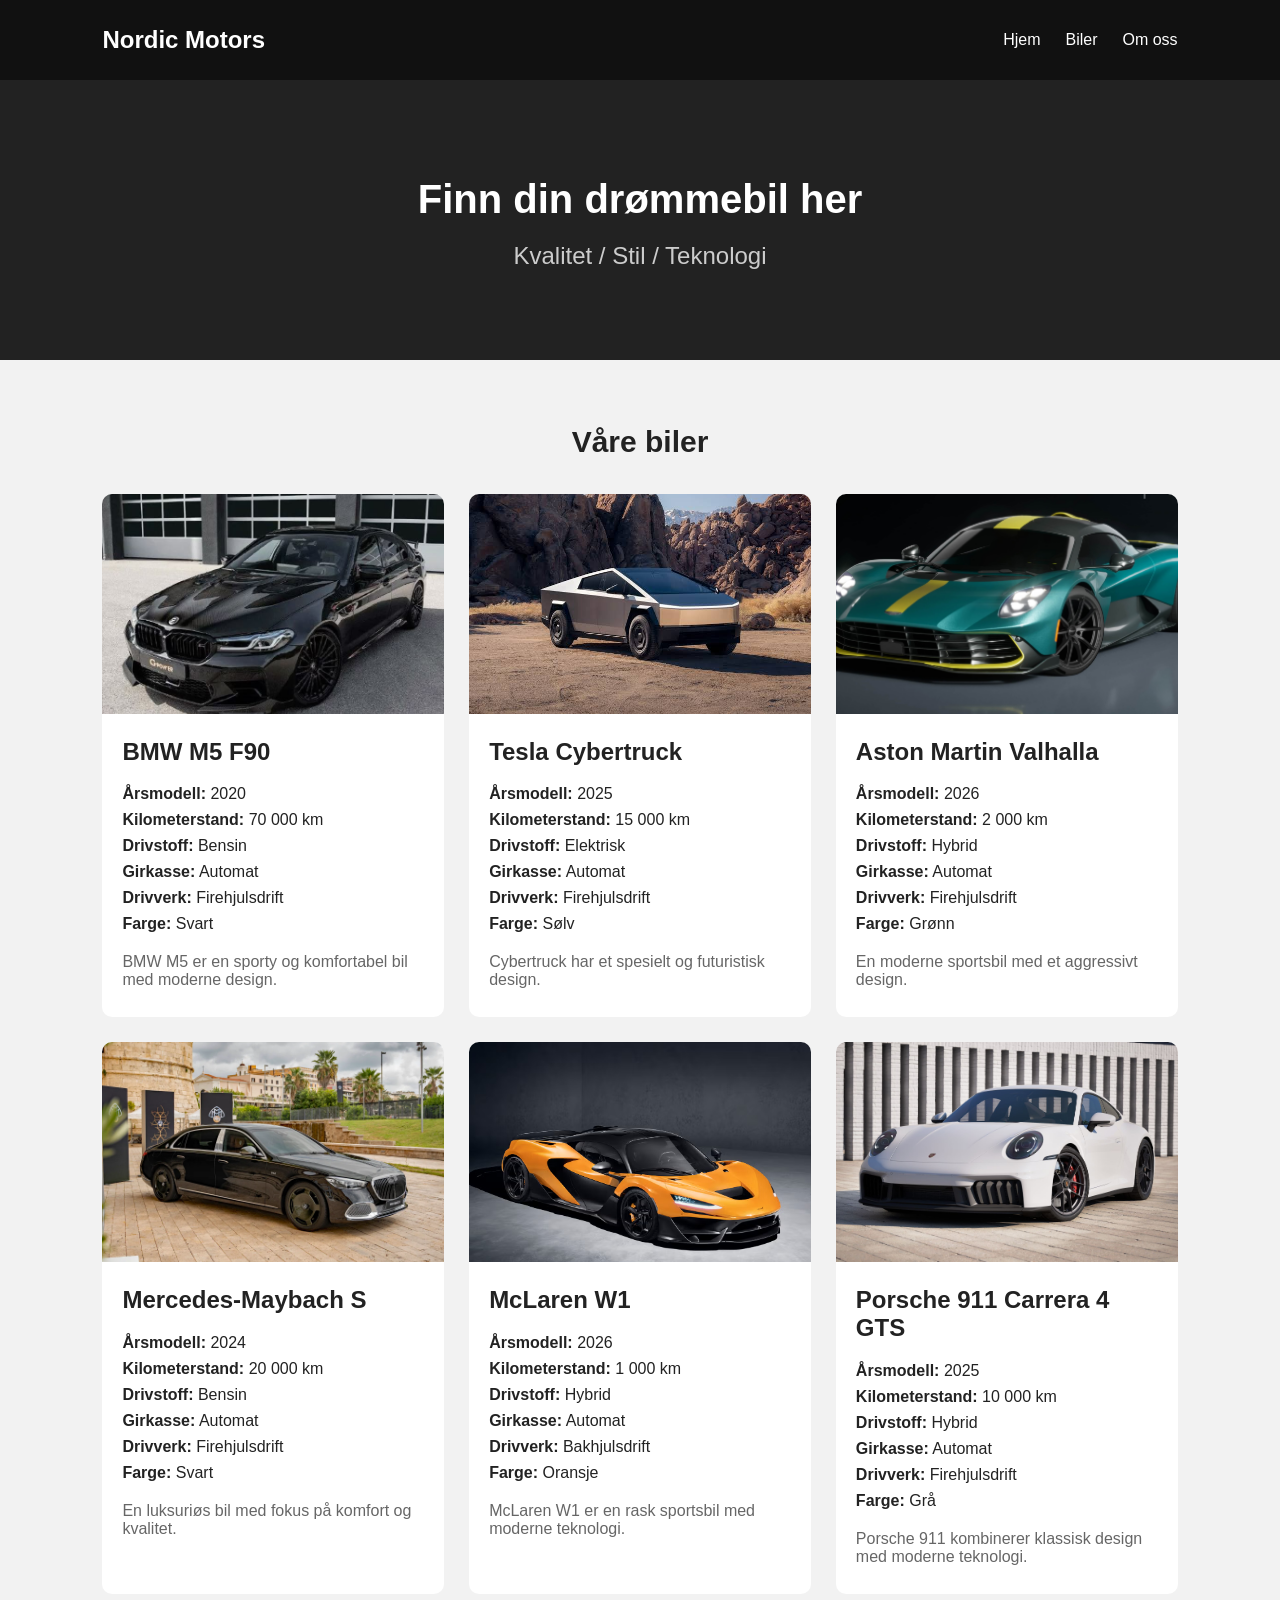
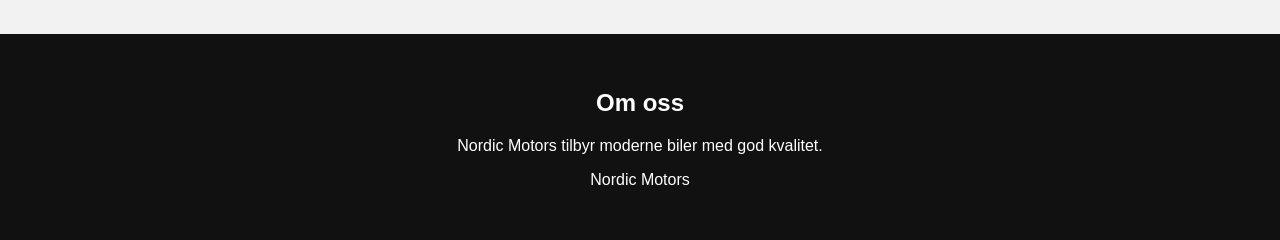
<file: index.html>
<!-- Ro ma n 18.09.2026-->



<!DOCTYPE html>
<html lang="en">

<head>
    <meta charset="UTF-8">
    <meta name="viewport" content="width=device-width, initial-scale=1.0">
    <title>Nordic Motors</title>

    <link rel="stylesheet" href="style.css">
</head>

<body>

    <nav>
        <h1 class="logo">Nordic Motors</h1>

        <ul>
            <li><a href="index.html">Hjem</a></li>
            <li><a href="#biler">Biler</a></li>
            <li><a href="omoss.html">Om oss</a></li>
        </ul>
    </nav>


    <header>
        <h1>Finn din drømmebil her</h1>
        <h2>Kvalitet / Stil / Teknologi</h2>
    </header>


    <main>

        <h2 id="biler" class="title">Våre biler</h2>

        <div class="bil-container">


     
            <div class="bil">

                <img src="/img/bmw.jpg" alt="BMW M5 F90">

                <div class="bil-info">

                    <h2>BMW M5 F90</h2>

                    <p><strong>Årsmodell:</strong> 2020</p>
                    <p><strong>Kilometerstand:</strong> 70 000 km</p>
                    <p><strong>Drivstoff:</strong> Bensin</p>
                    <p><strong>Girkasse:</strong> Automat</p>
                    <p><strong>Drivverk:</strong> Firehjulsdrift</p>
                    <p><strong>Farge:</strong> Svart</p>

                    <p class="beskrivelse">
                        BMW M5 er en sporty og komfortabel bil med moderne design.
                    </p>

                </div>

            </div>


            <div class="bil">

                <img src="/img/cybertruck.jpg" alt="Tesla Cybertruck">

                <div class="bil-info">

                    <h2>Tesla Cybertruck</h2>

                    <p><strong>Årsmodell:</strong> 2025</p>
                    <p><strong>Kilometerstand:</strong> 15 000 km</p>
                    <p><strong>Drivstoff:</strong> Elektrisk</p>
                    <p><strong>Girkasse:</strong> Automat</p>
                    <p><strong>Drivverk:</strong> Firehjulsdrift</p>
                    <p><strong>Farge:</strong> Sølv</p>

                    <p class="beskrivelse">
                        Cybertruck har et spesielt og futuristisk design.
                    </p>

                </div>

            </div>


            <div class="bil">

                <img src="/img/martin.jpg" alt="Aston Martin Valhalla">

                <div class="bil-info">

                    <h2>Aston Martin Valhalla</h2>

                    <p><strong>Årsmodell:</strong> 2026</p>
                    <p><strong>Kilometerstand:</strong> 2 000 km</p>
                    <p><strong>Drivstoff:</strong> Hybrid</p>
                    <p><strong>Girkasse:</strong> Automat</p>
                    <p><strong>Drivverk:</strong> Firehjulsdrift</p>
                    <p><strong>Farge:</strong> Grønn</p>

                    <p class="beskrivelse">
                        En moderne sportsbil med et aggressivt design.
                    </p>

                </div>

            </div>


            <div class="bil">

                <img src="img/maybach.png" alt="Mercedes Maybach S">

                <div class="bil-info">

                    <h2>Mercedes-Maybach S</h2>

                    <p><strong>Årsmodell:</strong> 2024</p>
                    <p><strong>Kilometerstand:</strong> 20 000 km</p>
                    <p><strong>Drivstoff:</strong> Bensin</p>
                    <p><strong>Girkasse:</strong> Automat</p>
                    <p><strong>Drivverk:</strong> Firehjulsdrift</p>
                    <p><strong>Farge:</strong> Svart</p>

                    <p class="beskrivelse">
                        En luksuriøs bil med fokus på komfort og kvalitet.
                    </p>

                </div>

            </div>


            <div class="bil">

                <img src="/img/mclaren.png" alt="McLaren W1">

                <div class="bil-info">

                    <h2>McLaren W1</h2>

                    <p><strong>Årsmodell:</strong> 2026</p>
                    <p><strong>Kilometerstand:</strong> 1 000 km</p>
                    <p><strong>Drivstoff:</strong> Hybrid</p>
                    <p><strong>Girkasse:</strong> Automat</p>
                    <p><strong>Drivverk:</strong> Bakhjulsdrift</p>
                    <p><strong>Farge:</strong> Oransje</p>

                    <p class="beskrivelse">
                        McLaren W1 er en rask sportsbil med moderne teknologi.
                    </p>

                </div>

            </div>


            <div class="bil">

                <img src="/img/porche.jpg" alt="Porsche 911 Carrera 4 GTS">

                <div class="bil-info">

                    <h2>Porsche 911 Carrera 4 GTS</h2>

                    <p><strong>Årsmodell:</strong> 2025</p>
                    <p><strong>Kilometerstand:</strong> 10 000 km</p>
                    <p><strong>Drivstoff:</strong> Hybrid</p>
                    <p><strong>Girkasse:</strong> Automat</p>
                    <p><strong>Drivverk:</strong> Firehjulsdrift</p>
                    <p><strong>Farge:</strong> Grå</p>

                    <p class="beskrivelse">
                        Porsche 911 kombinerer klassisk design med moderne teknologi.
                    </p>

                </div>

            </div>

        </div>

    </main>


    <footer id="om-oss">

        <h2>Om oss</h2>

        <p>
            Nordic Motors tilbyr moderne biler med god kvalitet.
        </p>

        <p> Nordic Motors</p>

    </footer>

</body>

</html>
</file>
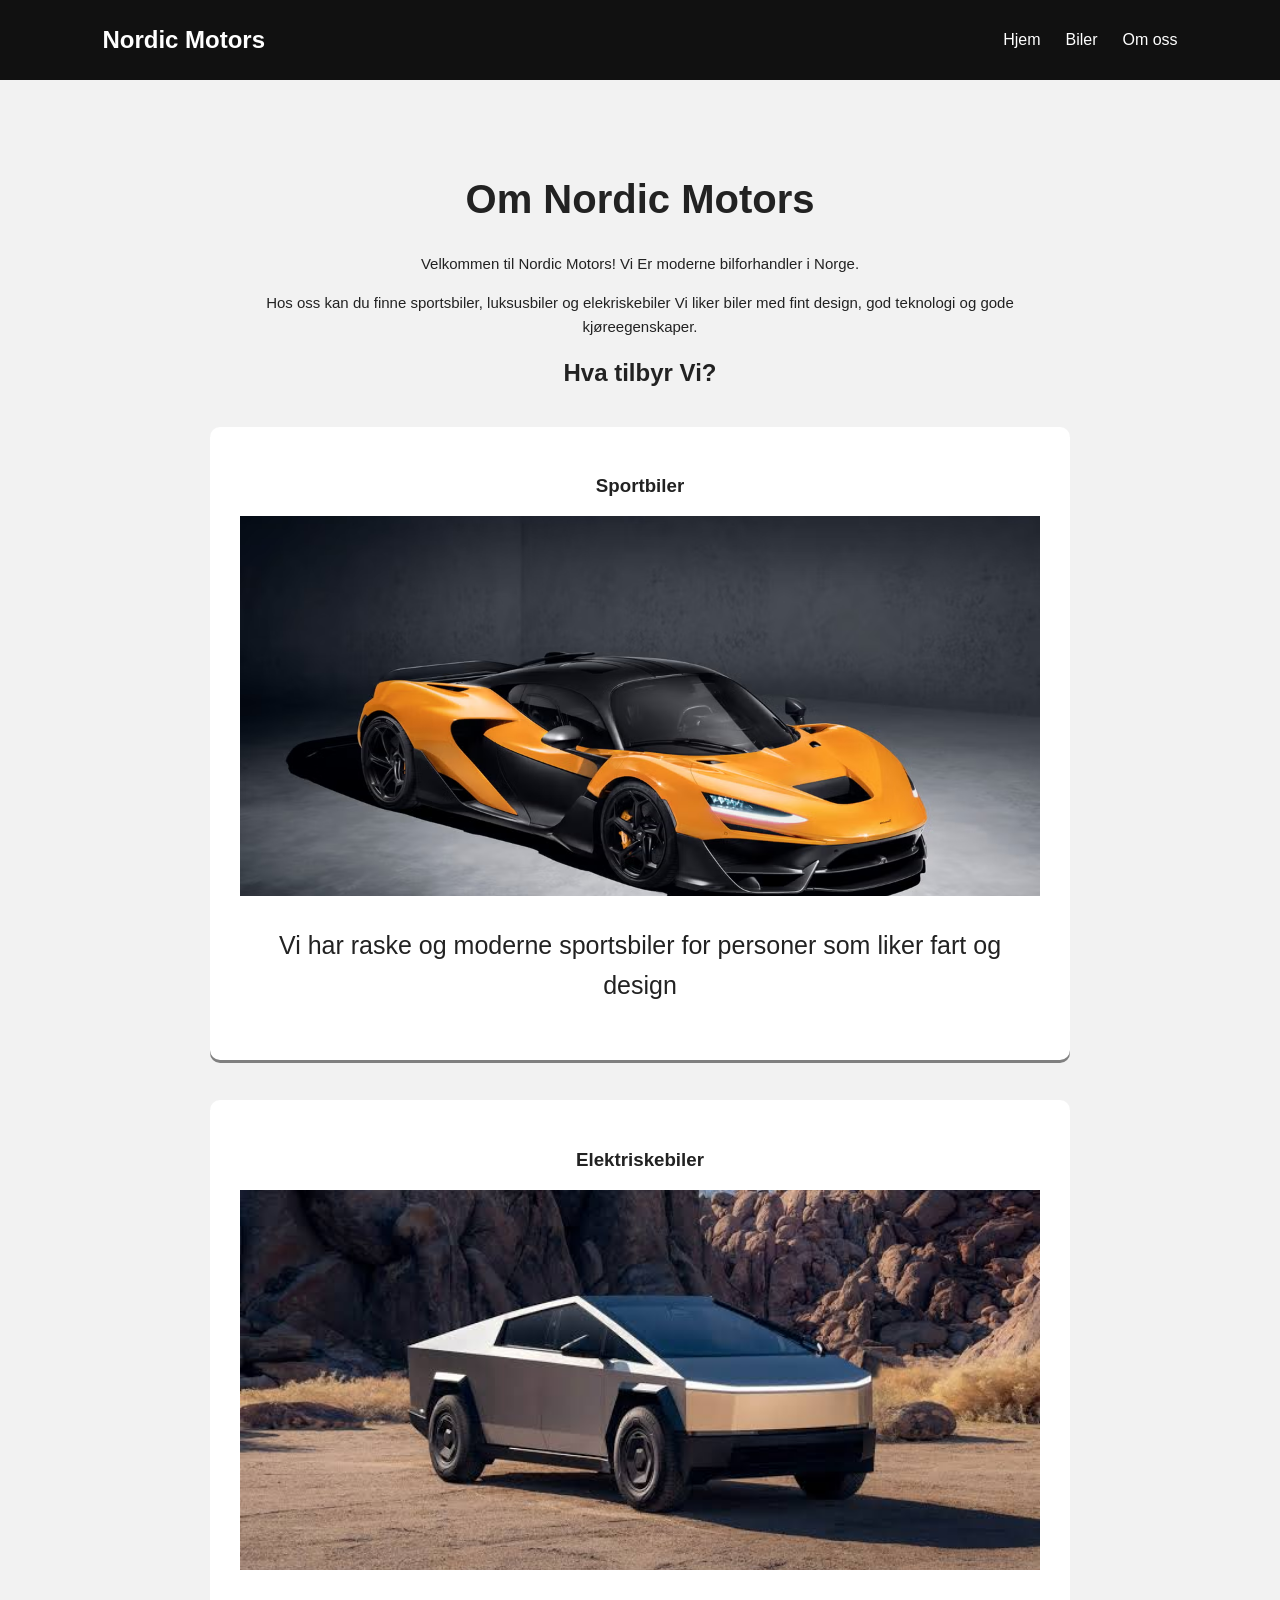
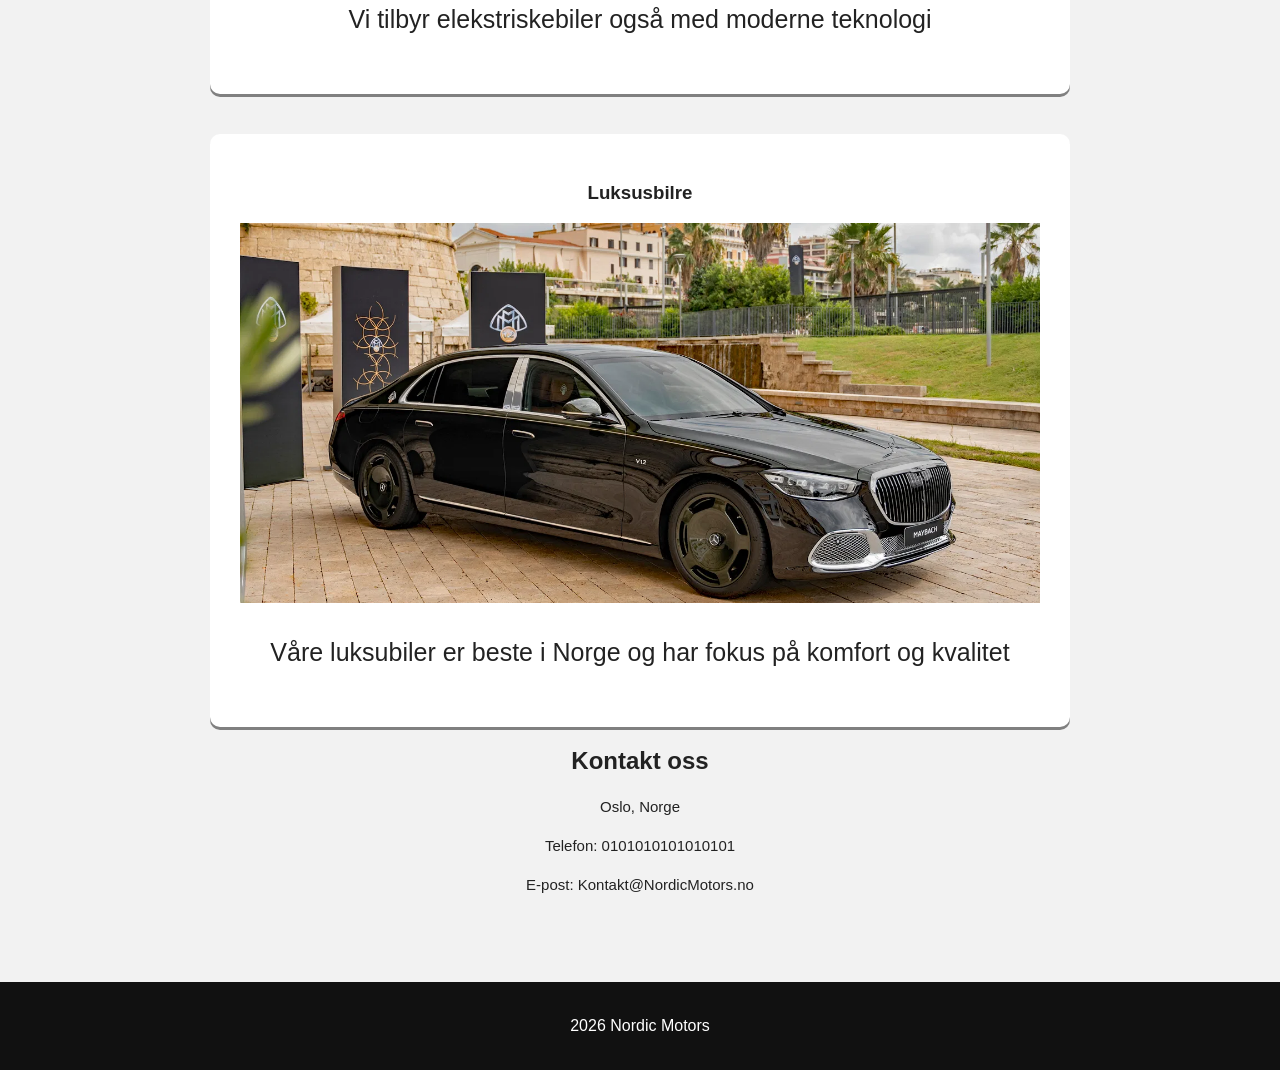
<file: omoss.html>
<!DOCTYPE html>
<html lang="en">
<head>
    <meta charset="UTF-8">
    <meta name="viewport" content="width=device-width, initial-scale=1.0">
    <title>Om oss</title>
    <link rel="stylesheet" href="style.css">
</head>
<body>
    <nav>
        <h1 class="logo">Nordic Motors</h1>
        <ul>
            <li><a href="index.html">Hjem</a></li>
            <li><a href="index.html#biler">Biler</a></li>
            <li><a href="omoss.html">Om oss</a></li>
        </ul>
    </nav>

<main class="omoss">
    <h1>Om Nordic Motors</h1>
    <p>Velkommen til Nordic Motors!
        Vi Er moderne bilforhandler i Norge.
    </p>
    <p>Hos oss kan du finne sportsbiler, luksusbiler og elekriskebiler
        Vi liker biler med fint design, god teknologi og gode kjøreegenskaper.
    </p>
    <h2>Hva tilbyr <strong>Vi?</strong></h2>
    <div class="info-container">
        <div class="info-box">
            <h3>Sportbiler</h3>
            <img src="img/mclaren.png" alt="">
            <p class="info">Vi har raske og moderne sportsbiler for personer som liker fart og design</p>
        </div>
        <div class="info-box">
            <h3>Elektriskebiler</h3>
            <img src="img/cybertruck.jpg" alt="">
            <p class="info">Vi tilbyr elekstriskebiler også med moderne teknologi</p>
        </div>
        <div class="info-box">
            <h3>Luksusbilre</h3>
            <img src="img/maybach.png" alt="">
            <p class="info">Våre luksubiler er beste i Norge og har fokus på komfort og kvalitet</p>
        </div>

    </div>
    <h2>Kontakt oss</h2>
    <p>Oslo, Norge</p>
    <p>Telefon: 0101010101010101</p>
    <p>E-post: Kontakt@NordicMotors.no</p>

</main>



<footer>2026 Nordic Motors</footer>

</body>

</html>
</file>
<file: style.css>
* {
    box-sizing: border-box;
}

body {
    margin: 0;
    font-family: Arial, sans-serif;
    background-color: #f2f2f2;
    color: #222;
}



nav {
    background-color: #111;
    color: white;

    display: flex;
    justify-content: space-between;
    align-items: center;

    padding: 15px 8%;
}

.logo {
    margin: 0;
}

nav ul {
    display: flex;
    list-style: none;
    gap: 25px;
}

nav a {
    color: white;
    text-decoration: none;
}

nav a:hover {
    color: #bdbdbd;
}



header {
    text-align: center;
    padding: 70px 20px;

    background-color: #222;
    color: white;
}

header h1 {
    font-size: 40px;
    margin-bottom: 10px;
}

header h2 {
    font-weight: normal;
    color: #ccc;
}



main {
    padding: 40px 8%;
}

.title {
    text-align: center;
    font-size: 30px;
    margin-bottom: 35px;
}


.bil-container {
    display: grid;

    grid-template-columns: repeat(3, 1fr);

    gap: 25px;
}

.bil:hover{
    box-shadow: 10px 10px 5px gray;

}

.bil {
    background-color: white;

    border-radius: 10px;

    overflow: hidden;


}





.bil img {
    width: 100%;
    height: 220px;

    object-fit: cover;
}



.bil-info {
    padding: 20px;
}

.bil-info h2 {
    margin-top: 0;
}

.bil-info p {
    margin: 8px 0;
}

.beskrivelse {
    margin-top: 20px !important;
    color: #666;
}



footer {
    background-color: #111;
    color: white;

    text-align: center;

    padding: 35px 20px;
}



@media (max-width: 700px) {

    nav {
        flex-direction: column;
    }

    nav ul {
        padding: 0;
    }

    header h1 {
        font-size: 30px;
    }

    .bil-container {
        grid-template-columns: 1fr;
    }

}


.omoss{
    max-width: 900px;
    margin: auto;
    padding: 70px 20px;
    text-align: center;
}
.omoss h1{
    font-size: 40px;
    margin-bottom: 30px;
}
.omoss p{
    font-size: 15px; 
    line-height: 1.6;
}

.omoss .info{
    font-size: 25px;
}
.info-container .info-box{
    background-color: white;
    margin-top: 40px;
    padding: 30px;
    border-radius: 10px;
    box-shadow: 0 3px gray;


}
.info-container h2{
    margin-top: 0;
}
.info-container img{
    width: 100%;
    height: 380px;
    

    object-fit: cover;
}
</file>
